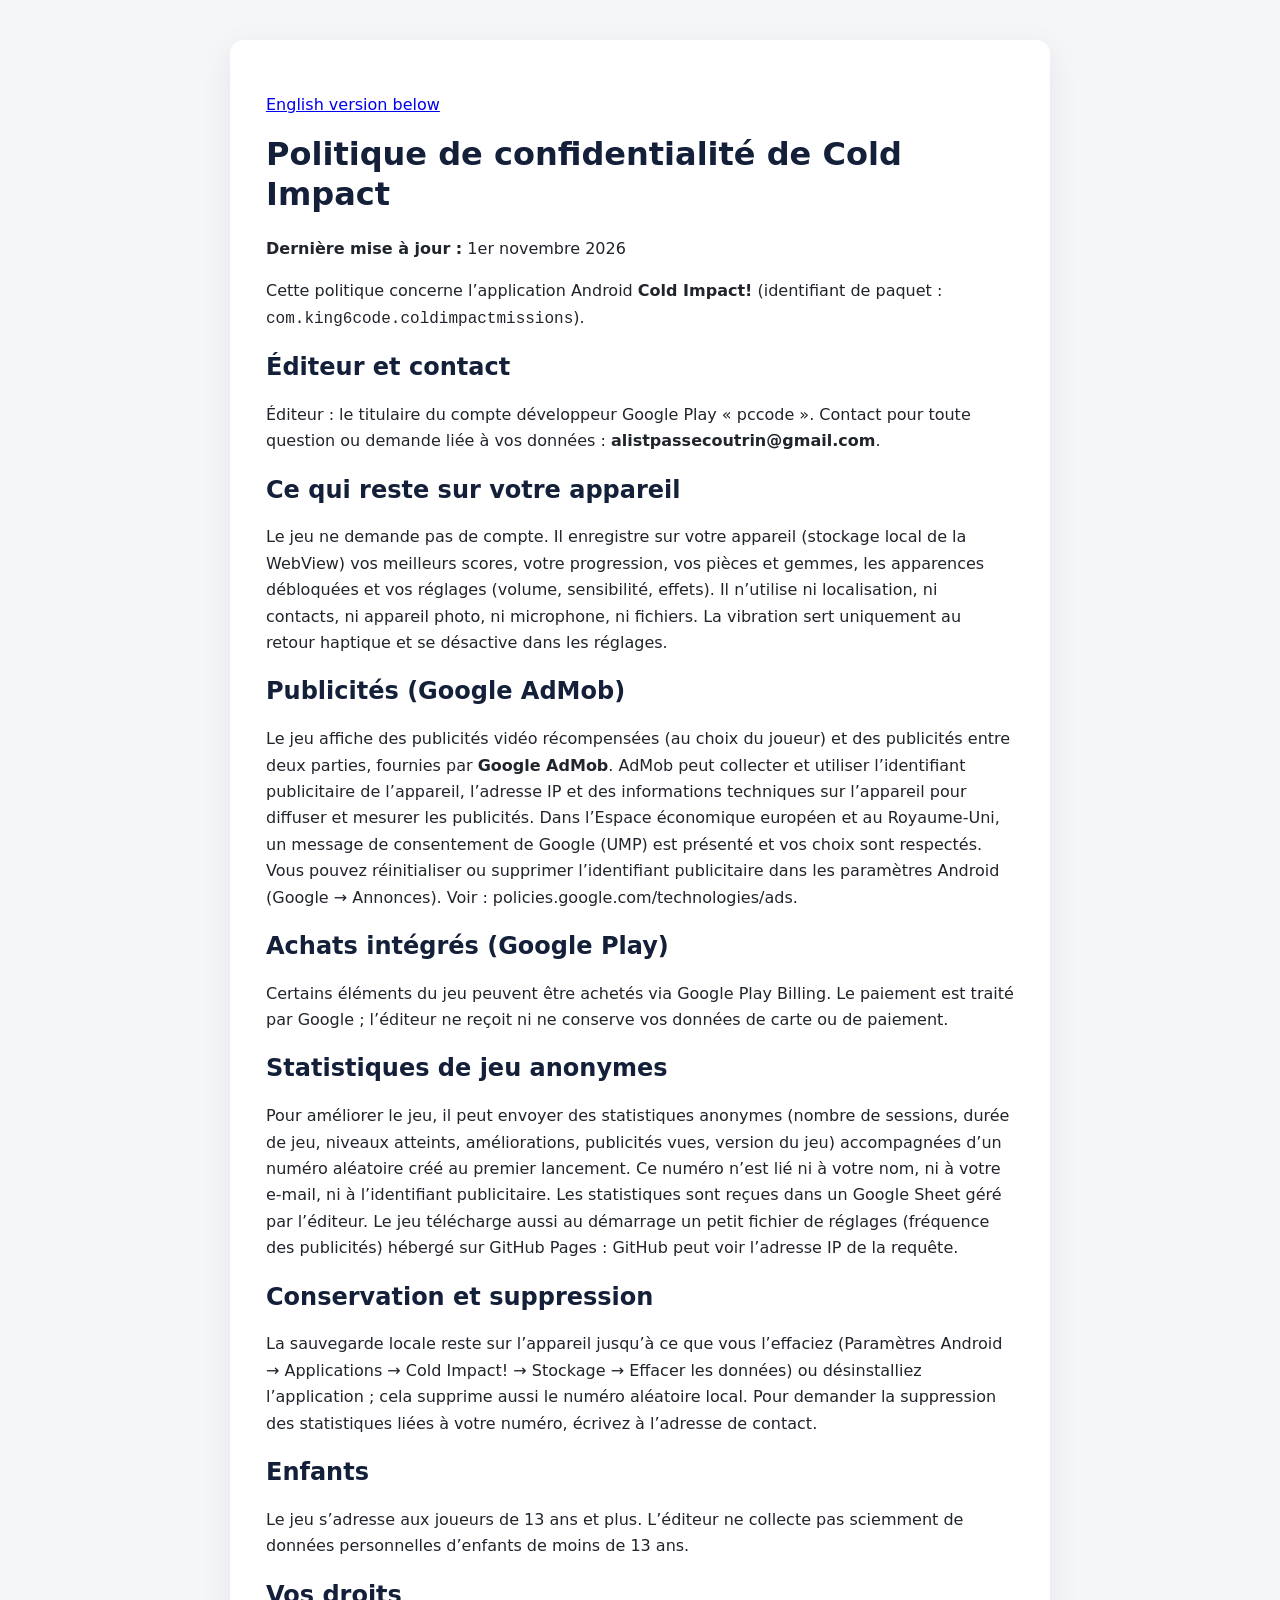
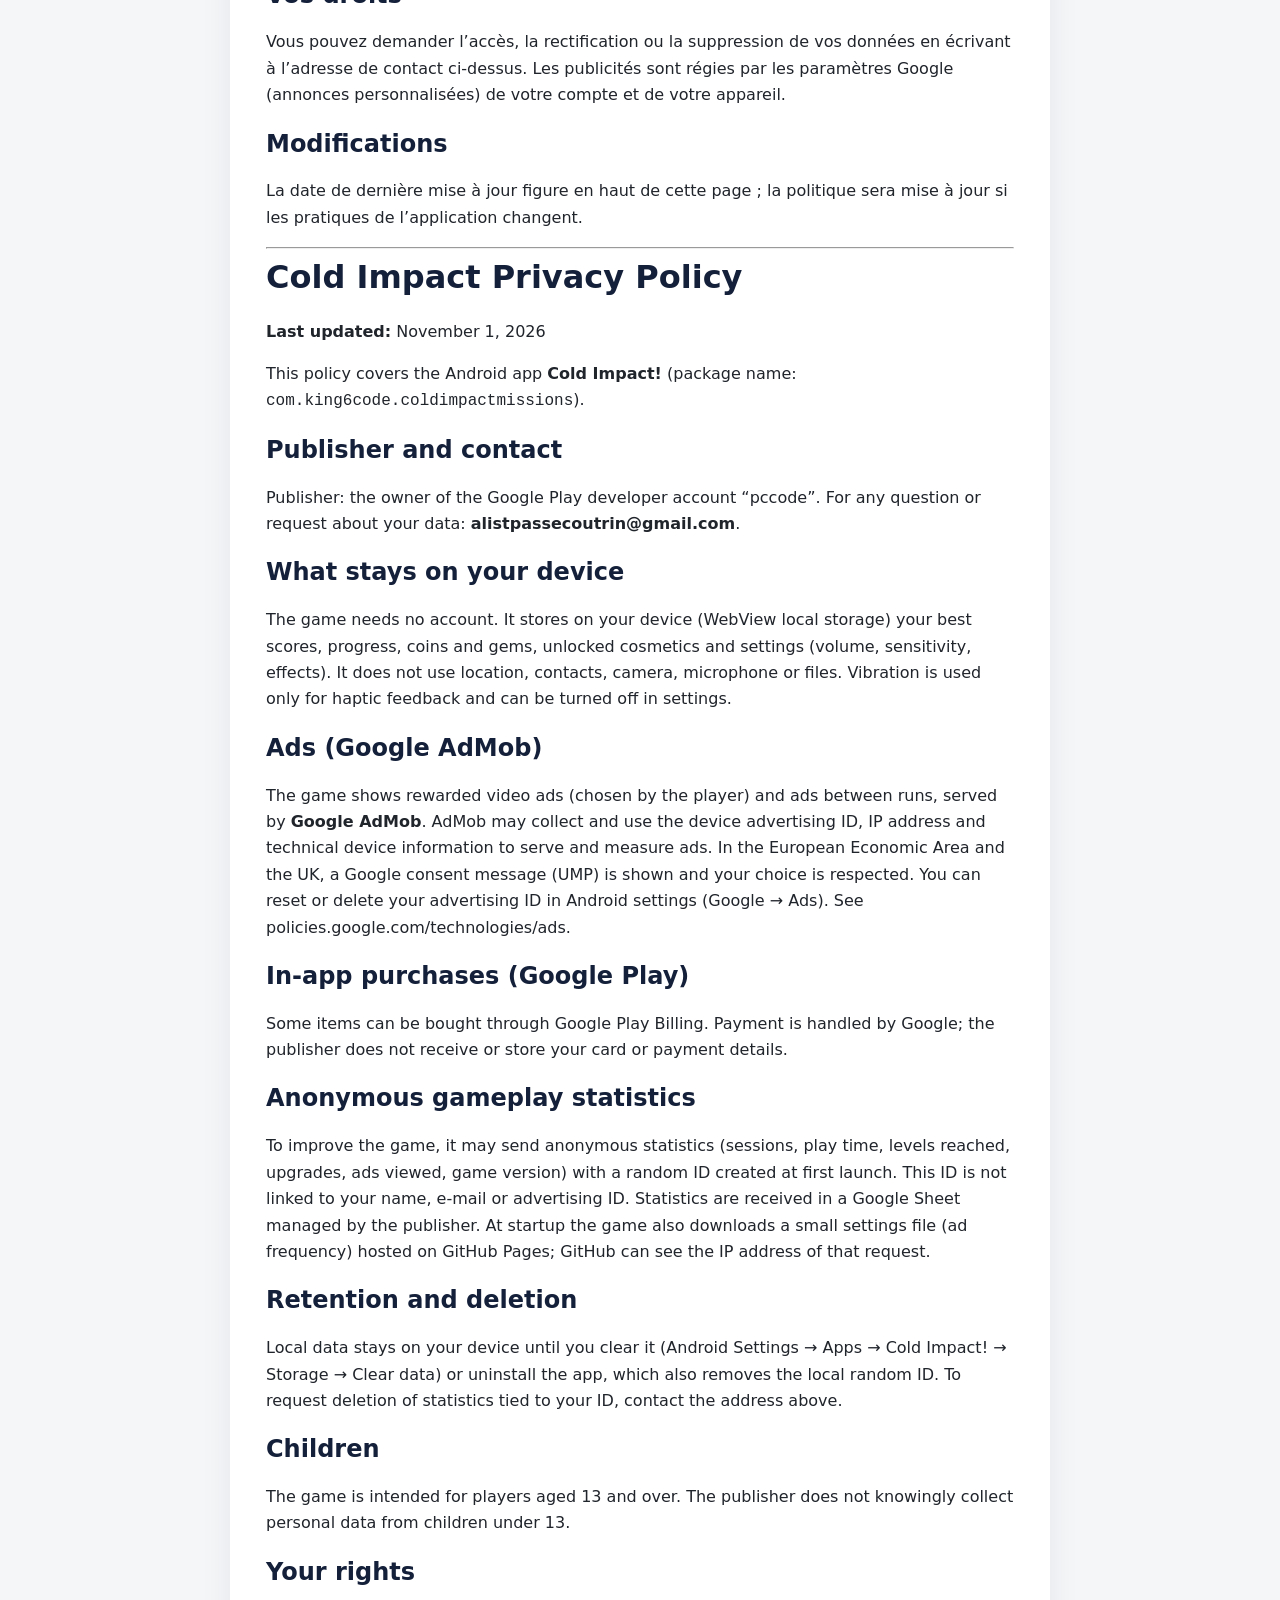
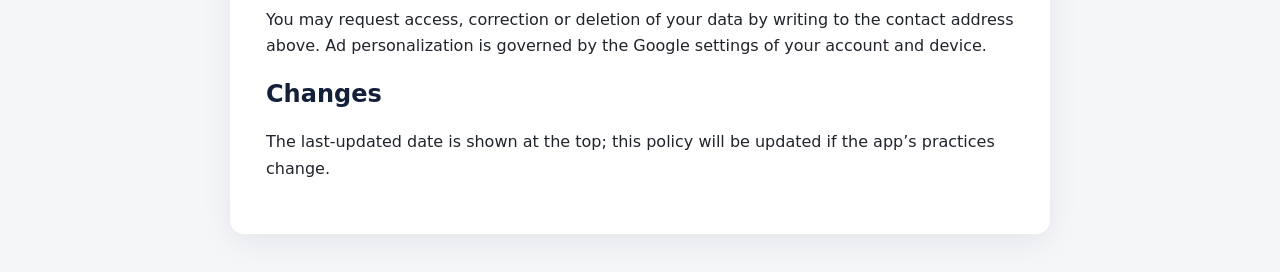
<file: politique-confidentialite.html>
<!doctype html>
<html lang="fr">
<head>
  <meta charset="utf-8">
  <meta name="viewport" content="width=device-width, initial-scale=1">
  <meta name="description" content="Politique de confidentialité de l’application Cold Impact pour Android / for Android.">
  <title>Politique de confidentialité / Privacy Policy — Cold Impact</title>
  <style>
    :root { color-scheme: light; font: 16px/1.65 system-ui, sans-serif; color: #20242b; background: #f4f6f8; }
    body { margin: 0; }
    main { box-sizing: border-box; max-width: 820px; margin: 40px auto; padding: 36px; background: white; border-radius: 14px; box-shadow: 0 8px 32px #17203312; }
    h1, h2 { line-height: 1.25; color: #142039; }
    h1 { margin-top: 0; }
    .notice { padding: 14px 18px; background: #fff5d6; border-left: 4px solid #d69b00; }
    @media (max-width: 600px) { main { margin: 0; padding: 24px 18px; border-radius: 0; } }
  </style>
</head>
<body>
<main>
  <p><a href="#en">English version below</a></p>
  <h1>Politique de confidentialité de Cold Impact</h1>
  <p><strong>Dernière mise à jour :</strong> 1er novembre 2026</p>
  <p>Cette politique concerne l’application Android <strong>Cold Impact!</strong> (identifiant de paquet : <code>com.king6code.coldimpactmissions</code>).</p>

  <h2>Éditeur et contact</h2>
  <p>Éditeur : le titulaire du compte développeur Google Play « pccode ». Contact pour toute question ou demande liée à vos données : <strong>alistpassecoutrin@gmail.com</strong>.</p>

  <h2>Ce qui reste sur votre appareil</h2>
  <p>Le jeu ne demande pas de compte. Il enregistre sur votre appareil (stockage local de la WebView) vos meilleurs scores, votre progression, vos pièces et gemmes, les apparences débloquées et vos réglages (volume, sensibilité, effets). Il n’utilise ni localisation, ni contacts, ni appareil photo, ni microphone, ni fichiers. La vibration sert uniquement au retour haptique et se désactive dans les réglages.</p>

  <h2>Publicités (Google AdMob)</h2>
  <p>Le jeu affiche des publicités vidéo récompensées (au choix du joueur) et des publicités entre deux parties, fournies par <strong>Google AdMob</strong>. AdMob peut collecter et utiliser l’identifiant publicitaire de l’appareil, l’adresse IP et des informations techniques sur l’appareil pour diffuser et mesurer les publicités. Dans l’Espace économique européen et au Royaume-Uni, un message de consentement de Google (UMP) est présenté et vos choix sont respectés. Vous pouvez réinitialiser ou supprimer l’identifiant publicitaire dans les paramètres Android (Google → Annonces). Voir : policies.google.com/technologies/ads.</p>

  <h2>Achats intégrés (Google Play)</h2>
  <p>Certains éléments du jeu peuvent être achetés via Google Play Billing. Le paiement est traité par Google ; l’éditeur ne reçoit ni ne conserve vos données de carte ou de paiement.</p>

  <h2>Statistiques de jeu anonymes</h2>
  <p>Pour améliorer le jeu, il peut envoyer des statistiques anonymes (nombre de sessions, durée de jeu, niveaux atteints, améliorations, publicités vues, version du jeu) accompagnées d’un numéro aléatoire créé au premier lancement. Ce numéro n’est lié ni à votre nom, ni à votre e-mail, ni à l’identifiant publicitaire. Les statistiques sont reçues dans un Google Sheet géré par l’éditeur. Le jeu télécharge aussi au démarrage un petit fichier de réglages (fréquence des publicités) hébergé sur GitHub Pages : GitHub peut voir l’adresse IP de la requête.</p>

  <h2>Conservation et suppression</h2>
  <p>La sauvegarde locale reste sur l’appareil jusqu’à ce que vous l’effaciez (Paramètres Android → Applications → Cold Impact! → Stockage → Effacer les données) ou désinstalliez l’application ; cela supprime aussi le numéro aléatoire local. Pour demander la suppression des statistiques liées à votre numéro, écrivez à l’adresse de contact.</p>

  <h2>Enfants</h2>
  <p>Le jeu s’adresse aux joueurs de 13 ans et plus. L’éditeur ne collecte pas sciemment de données personnelles d’enfants de moins de 13 ans.</p>

  <h2>Vos droits</h2>
  <p>Vous pouvez demander l’accès, la rectification ou la suppression de vos données en écrivant à l’adresse de contact ci-dessus. Les publicités sont régies par les paramètres Google (annonces personnalisées) de votre compte et de votre appareil.</p>

  <h2>Modifications</h2>
  <p>La date de dernière mise à jour figure en haut de cette page ; la politique sera mise à jour si les pratiques de l’application changent.</p>

  <hr>
  <h1 id="en">Cold Impact Privacy Policy</h1>
  <p><strong>Last updated:</strong> November 1, 2026</p>
  <p>This policy covers the Android app <strong>Cold Impact!</strong> (package name: <code>com.king6code.coldimpactmissions</code>).</p>

  <h2>Publisher and contact</h2>
  <p>Publisher: the owner of the Google Play developer account “pccode”. For any question or request about your data: <strong>alistpassecoutrin@gmail.com</strong>.</p>

  <h2>What stays on your device</h2>
  <p>The game needs no account. It stores on your device (WebView local storage) your best scores, progress, coins and gems, unlocked cosmetics and settings (volume, sensitivity, effects). It does not use location, contacts, camera, microphone or files. Vibration is used only for haptic feedback and can be turned off in settings.</p>

  <h2>Ads (Google AdMob)</h2>
  <p>The game shows rewarded video ads (chosen by the player) and ads between runs, served by <strong>Google AdMob</strong>. AdMob may collect and use the device advertising ID, IP address and technical device information to serve and measure ads. In the European Economic Area and the UK, a Google consent message (UMP) is shown and your choice is respected. You can reset or delete your advertising ID in Android settings (Google → Ads). See policies.google.com/technologies/ads.</p>

  <h2>In-app purchases (Google Play)</h2>
  <p>Some items can be bought through Google Play Billing. Payment is handled by Google; the publisher does not receive or store your card or payment details.</p>

  <h2>Anonymous gameplay statistics</h2>
  <p>To improve the game, it may send anonymous statistics (sessions, play time, levels reached, upgrades, ads viewed, game version) with a random ID created at first launch. This ID is not linked to your name, e-mail or advertising ID. Statistics are received in a Google Sheet managed by the publisher. At startup the game also downloads a small settings file (ad frequency) hosted on GitHub Pages; GitHub can see the IP address of that request.</p>

  <h2>Retention and deletion</h2>
  <p>Local data stays on your device until you clear it (Android Settings → Apps → Cold Impact! → Storage → Clear data) or uninstall the app, which also removes the local random ID. To request deletion of statistics tied to your ID, contact the address above.</p>

  <h2>Children</h2>
  <p>The game is intended for players aged 13 and over. The publisher does not knowingly collect personal data from children under 13.</p>

  <h2>Your rights</h2>
  <p>You may request access, correction or deletion of your data by writing to the contact address above. Ad personalization is governed by the Google settings of your account and device.</p>

  <h2>Changes</h2>
  <p>The last-updated date is shown at the top; this policy will be updated if the app’s practices change.</p>
</main>
</body>
</html>
</file>
